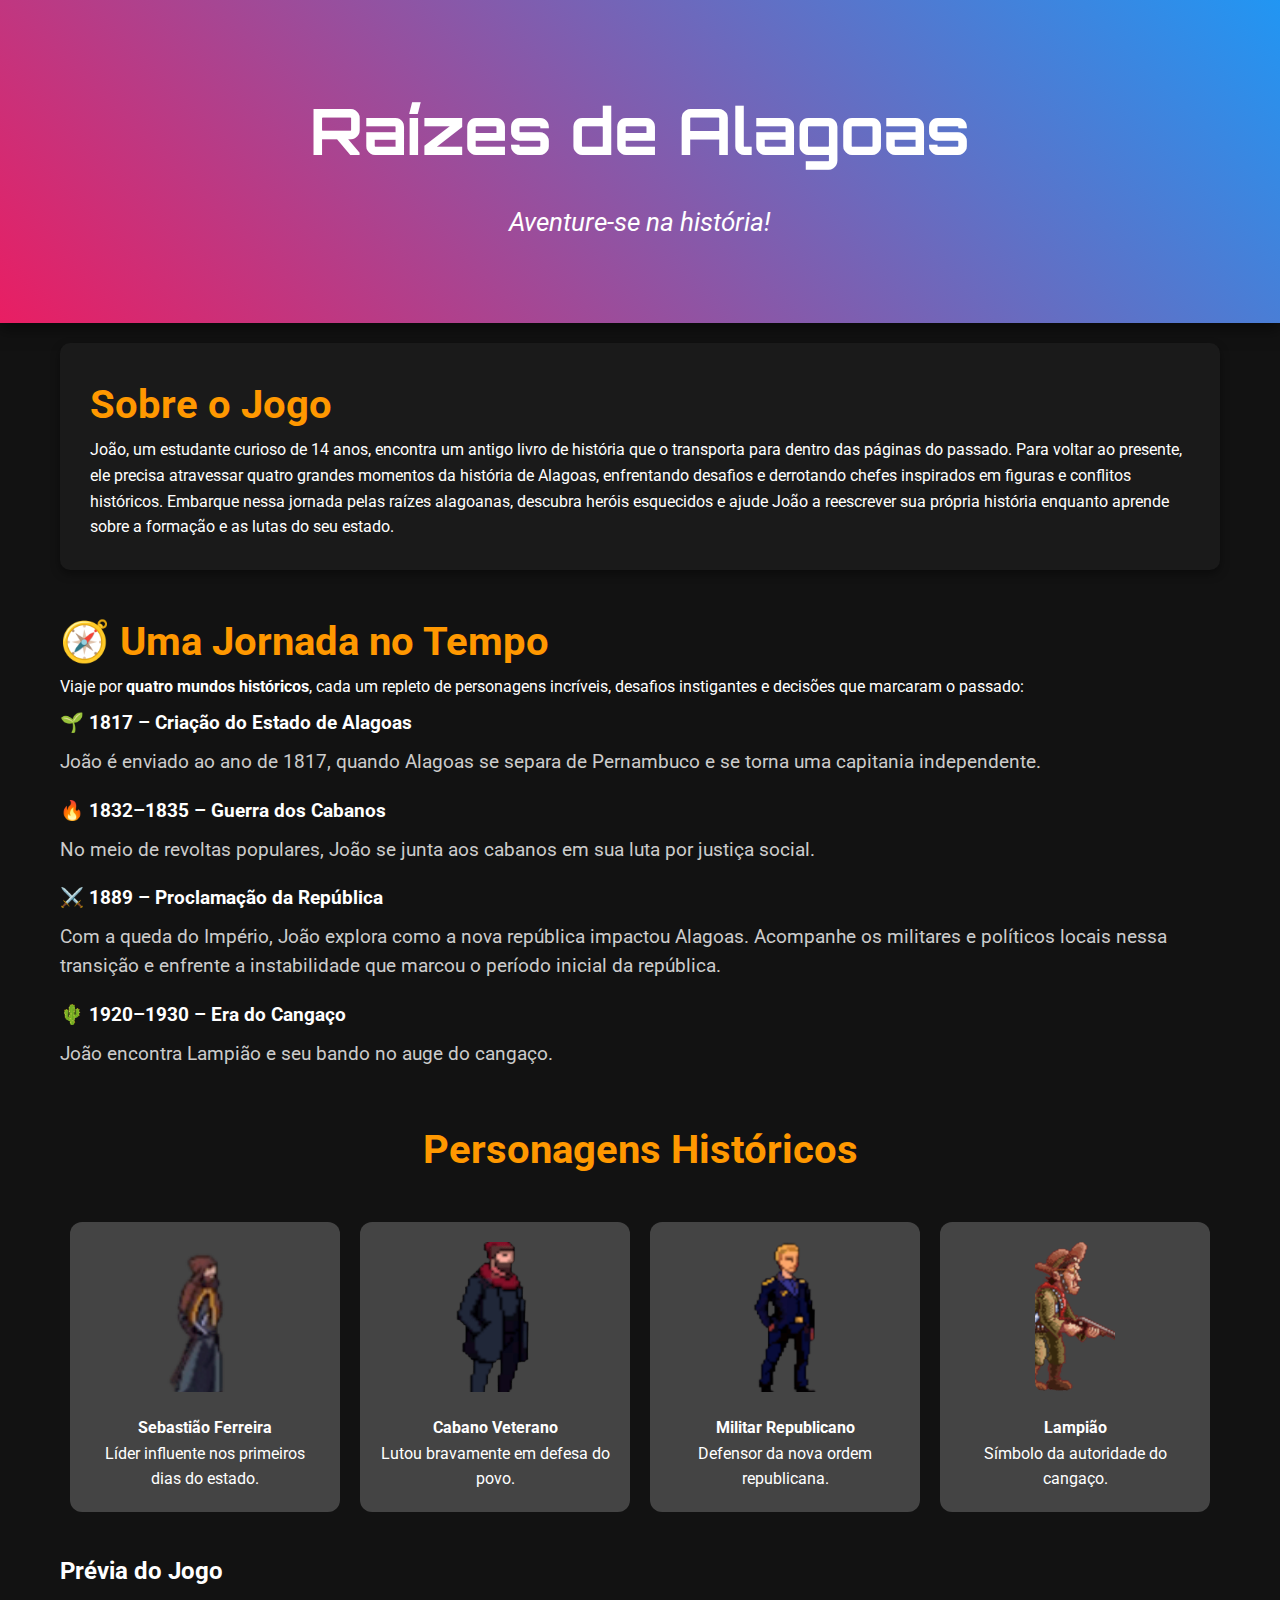
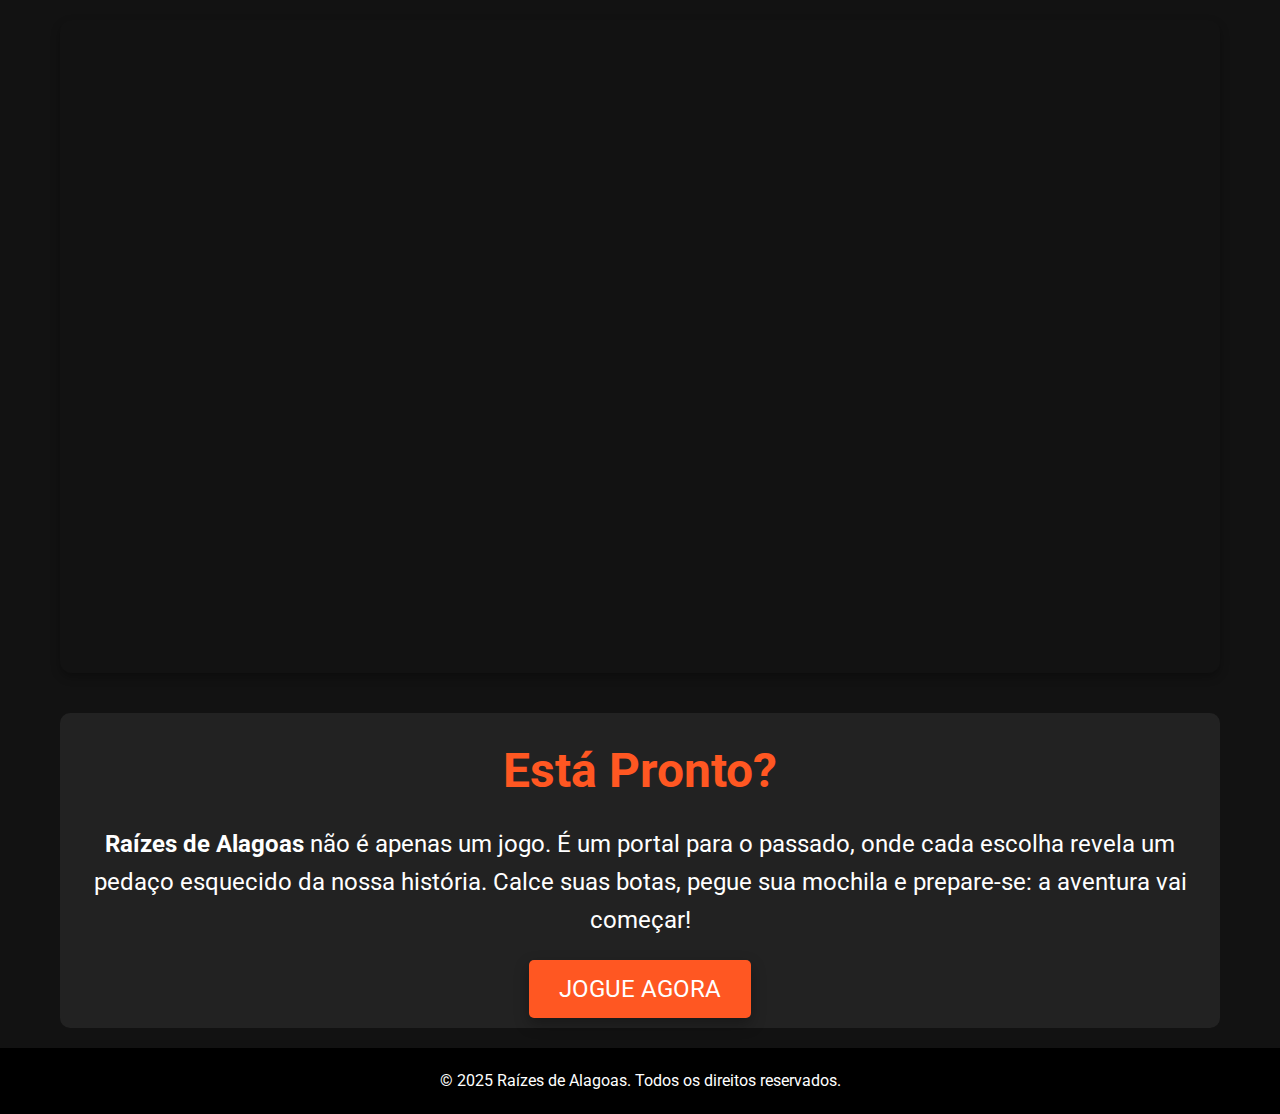
<file: index.html>
<!DOCTYPE html>
<html lang="pt-br">
<head>
    <meta charset="UTF-8">
    <meta name="viewport" content="width=device-width, initial-scale=1.0">
    <link href="https://fonts.googleapis.com/css2?family=Orbitron:wght@700&family=Roboto:wght@400;500&display=swap" rel="stylesheet">
    <link rel="icon" href="/img/coqueiro.png" type="image/x-icon">
    <link rel="stylesheet" href="./css/style1.css">
    <title>Raízes de Alagoas - Presskit</title>
</head>
<body>
    <header>
        <div class="logo">
            <h1>Raízes de Alagoas</h1>
            <p>Aventure-se na história!</p>
        </div>
    </header>

    <main>
        <section class="intro">
            <h2>Sobre o Jogo</h2>
            <p>
                João, um estudante curioso de 14 anos, encontra um antigo livro de história que o transporta para dentro das páginas do passado. Para voltar ao presente, ele precisa atravessar quatro grandes momentos da história de Alagoas, enfrentando desafios e derrotando chefes inspirados em figuras e conflitos históricos. Embarque nessa jornada pelas raízes alagoanas, descubra heróis esquecidos e ajude João a reescrever sua própria história enquanto aprende sobre a formação e as lutas do seu estado.
            </p>
        </section>

        <section class="jornada">
            <h2>🧭 Uma Jornada no Tempo</h2>
            <p>Viaje por <strong>quatro mundos históricos</strong>, cada um repleto de personagens incríveis, desafios instigantes e decisões que marcaram o passado:</p>
            <ul>
                <li>
                    <strong>🌱 1817 – Criação do Estado de Alagoas</strong>
                    <p>João é enviado ao ano de 1817, quando Alagoas se separa de Pernambuco e se torna uma capitania independente.</p>
                </li>    
                <li>
                    <strong>🔥 1832–1835 – Guerra dos Cabanos</strong>
                    <p>No meio de revoltas populares, João se junta aos cabanos em sua luta por justiça social.</p>
                </li>
                <li>
                    <strong>⚔️ 1889 – Proclamação da República</strong>
                    <p>Com a queda do Império, João explora como a nova república impactou Alagoas. Acompanhe os militares e políticos locais nessa transição e enfrente a instabilidade que marcou o período inicial da república.</p>
                </li>
                <li>
                    <strong>🌵 1920–1930 – Era do Cangaço</strong>
                    <p>João encontra Lampião e seu bando no auge do cangaço.</p>
                </li>
            </ul>
        </section>

        <section class="personagens">
            <h2>Personagens Históricos</h2>
            <div class="personagem">
                <img src="./img/sebastiao.png" alt="Sebastião Ferreira">
                <p><strong>Sebastião Ferreira</strong><br>Líder influente nos primeiros dias do estado.</p>
            </div>
            <div class="personagem">
                <img src="./img/cabano.png" alt="Cabano Veterano">
                <p><strong>Cabano Veterano</strong><br>Lutou bravamente em defesa do povo.</p>
            </div>
            <div class="personagem">
                <img src="./img/militar.png" alt="Militar Republicano">
                <p><strong>Militar Republicano</strong><br>Defensor da nova ordem republicana.</p>
            </div>
            <div class="personagem">
                <img src="./img/lampiao.png" alt="Lampião">
                <p><strong>Lampião</strong><br>Símbolo da autoridade do cangaço.</p>
            </div>
        </section>

        <section class="trailer">
            <h2>Prévia do Jogo</h2>
            <div class="trailer-container">
                <iframe width="560" height="315" src="https://www.youtube.com/embed/GJcC4j5eu4Y?si=pquIfNXFu8y-w0gK" title="YouTube video player" frameborder="0" allow="accelerometer; autoplay; clipboard-write; encrypted-media; gyroscope; picture-in-picture; web-share" referrerpolicy="strict-origin-when-cross-origin" allowfullscreen></iframe>
            </div>
        </section>

        <section class="chamada">
            <h2>Está Pronto?</h2>
            <p>
                <strong>Raízes de Alagoas</strong> não é apenas um jogo. É um portal para o passado, onde cada escolha revela um pedaço esquecido da nossa história.
                Calce suas botas, pegue sua mochila e prepare-se: a aventura vai começar!
            </p>
            <a href="#" class="btn-comprar">Jogue Agora</a>
        </section>
    </main>

    <footer>
        <p>© 2025 Raízes de Alagoas. Todos os direitos reservados.</p>
    </footer>
</body>
</html>
</file>
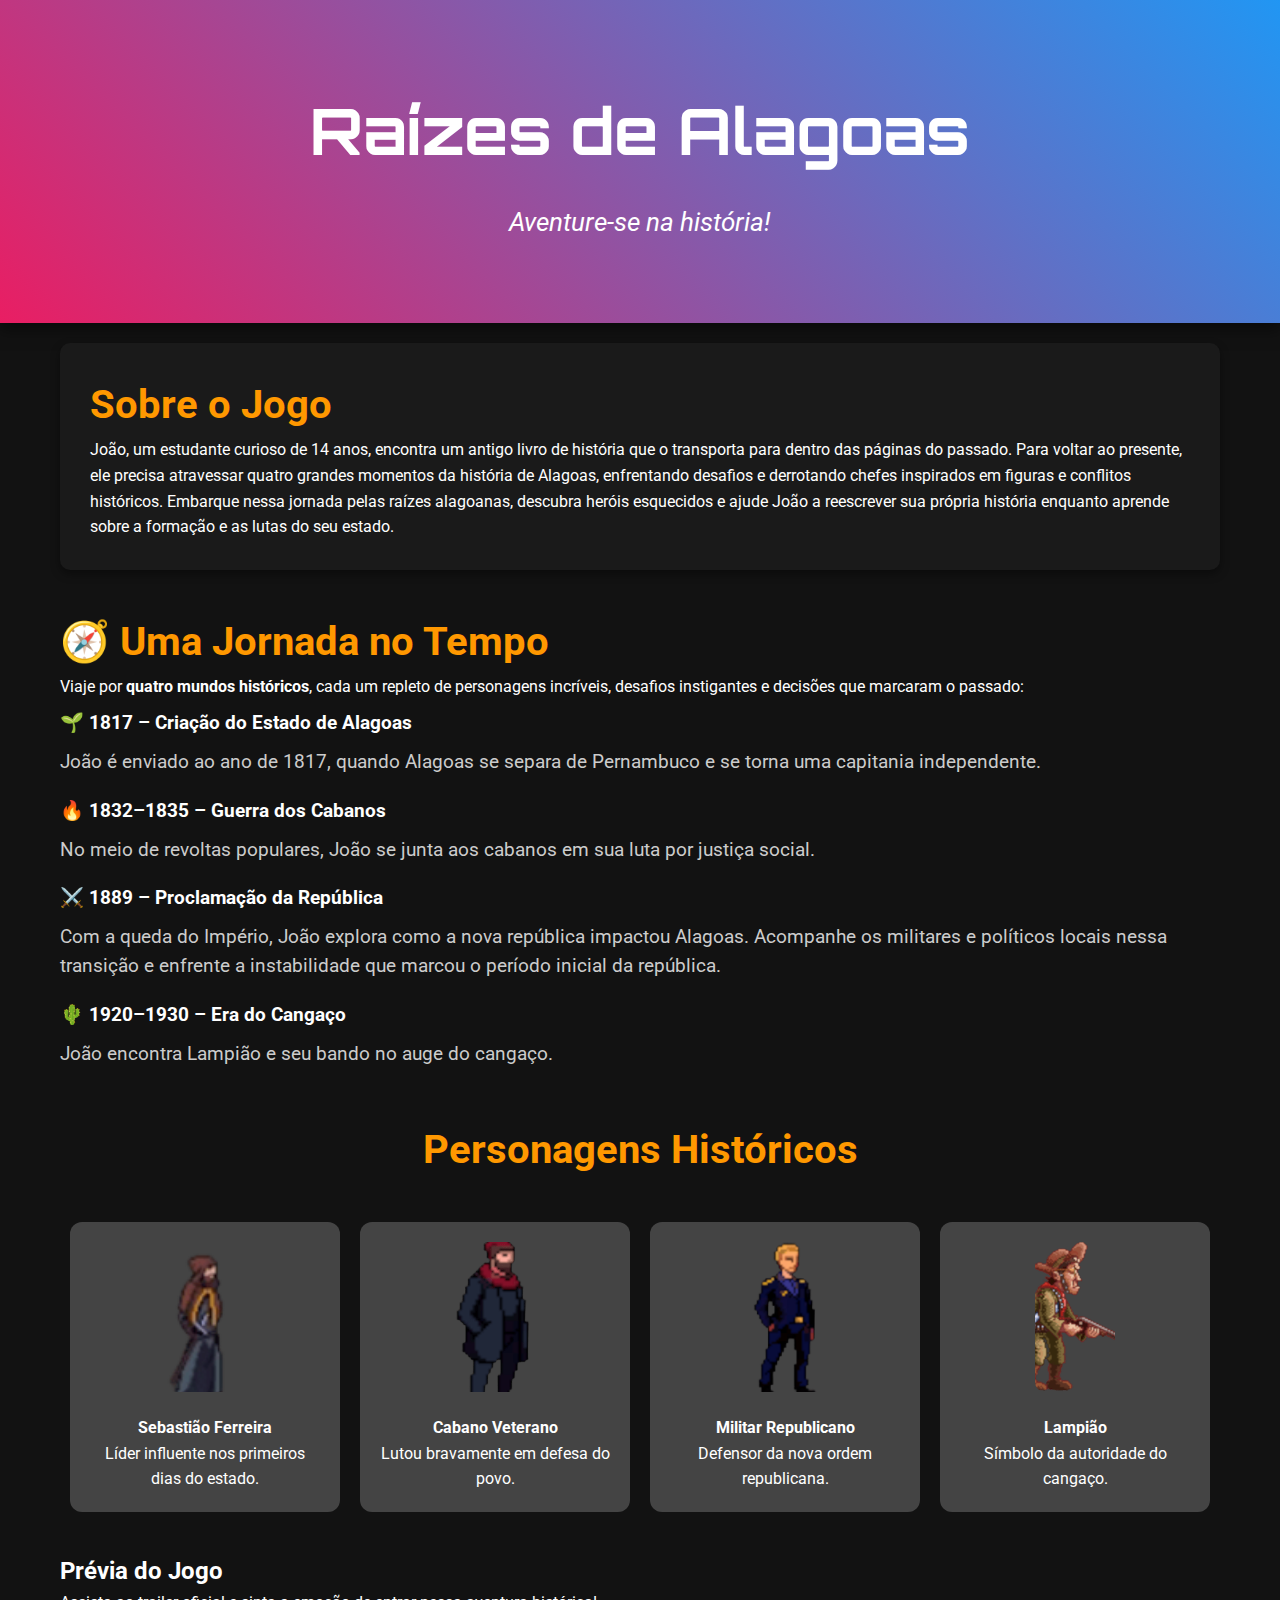
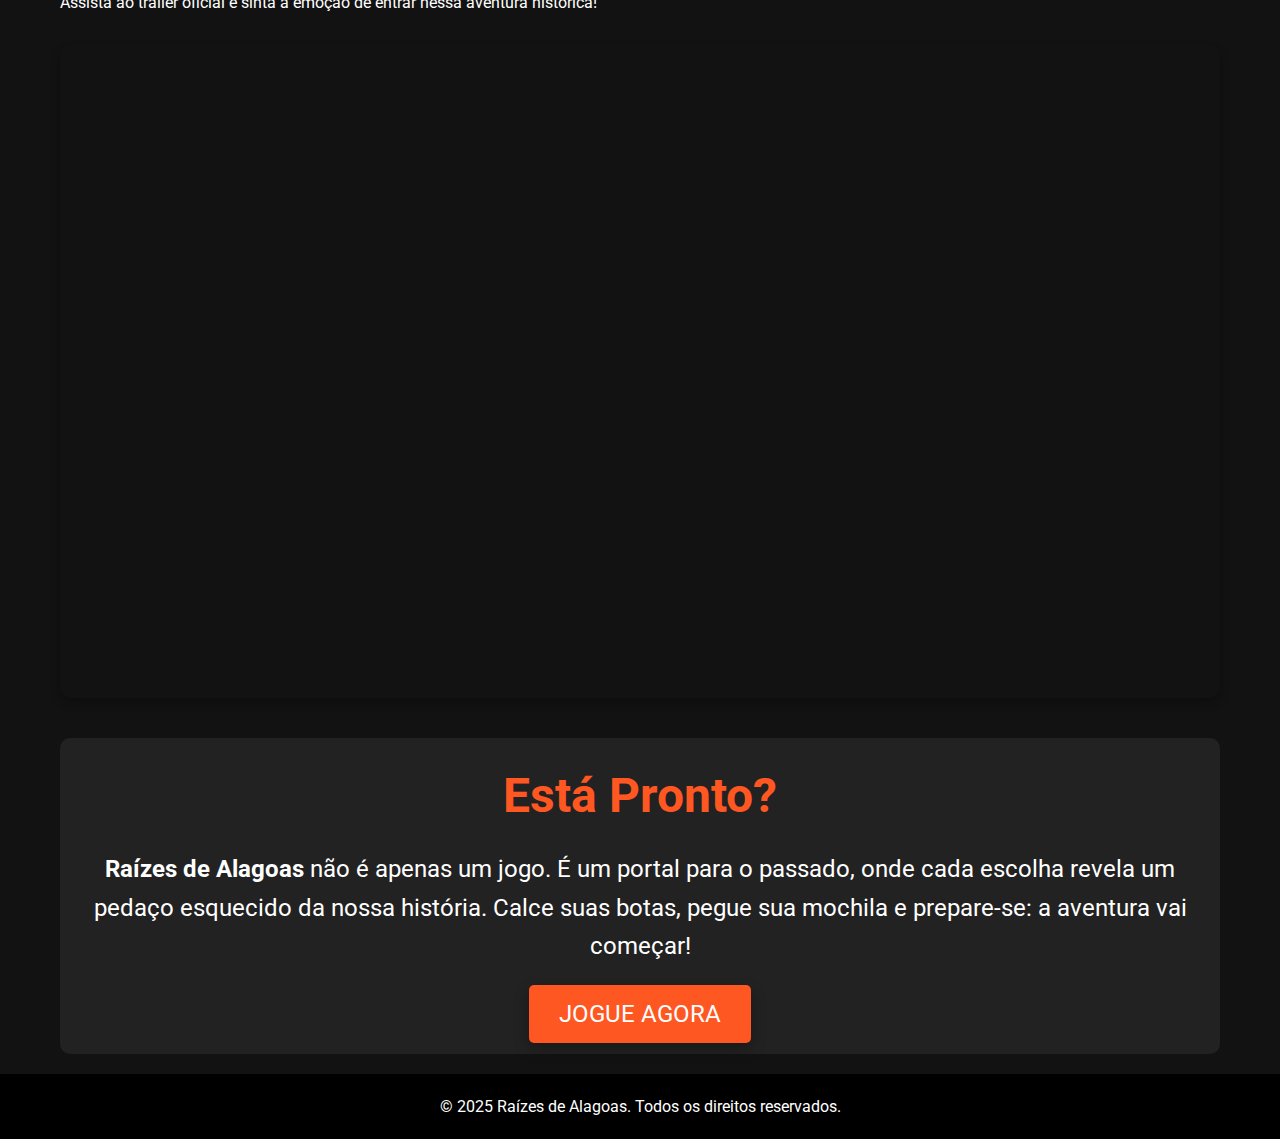
<file: main.html>
<!DOCTYPE html>
<html lang="pt-br">
<head>
    <meta charset="UTF-8">
    <meta name="viewport" content="width=device-width, initial-scale=1.0">
    <link href="https://fonts.googleapis.com/css2?family=Orbitron:wght@700&family=Roboto:wght@400;500&display=swap" rel="stylesheet">
    <link rel="icon" href="/img/coqueiro.png" type="image/x-icon">
    <link rel="stylesheet" href="./css/style1.css">
    <title>Raízes de Alagoas - Presskit</title>
</head>
<body>
    <header>
        <div class="logo">
            <h1>Raízes de Alagoas</h1>
            <p>Aventure-se na história!</p>
        </div>
    </header>

    <main>
        <section class="intro">
            <h2>Sobre o Jogo</h2>
            <p>
                João, um estudante curioso de 14 anos, encontra um antigo livro de história que o transporta para dentro das páginas do passado. Para voltar ao presente, ele precisa atravessar quatro grandes momentos da história de Alagoas, enfrentando desafios e derrotando chefes inspirados em figuras e conflitos históricos. Embarque nessa jornada pelas raízes alagoanas, descubra heróis esquecidos e ajude João a reescrever sua própria história enquanto aprende sobre a formação e as lutas do seu estado.
            </p>
        </section>

        <section class="jornada">
            <h2>🧭 Uma Jornada no Tempo</h2>
            <p>Viaje por <strong>quatro mundos históricos</strong>, cada um repleto de personagens incríveis, desafios instigantes e decisões que marcaram o passado:</p>
            <ul>
                <li>
                    <strong>🌱 1817 – Criação do Estado de Alagoas</strong>
                    <p>João é enviado ao ano de 1817, quando Alagoas se separa de Pernambuco e se torna uma capitania independente.</p>
                </li>    
                <li>
                    <strong>🔥 1832–1835 – Guerra dos Cabanos</strong>
                    <p>No meio de revoltas populares, João se junta aos cabanos em sua luta por justiça social.</p>
                </li>
                <li>
                    <strong>⚔️ 1889 – Proclamação da República</strong>
                    <p>Com a queda do Império, João explora como a nova república impactou Alagoas. Acompanhe os militares e políticos locais nessa transição e enfrente a instabilidade que marcou o período inicial da república.</p>
                </li>
                <li>
                    <strong>🌵 1920–1930 – Era do Cangaço</strong>
                    <p>João encontra Lampião e seu bando no auge do cangaço.</p>
                </li>
            </ul>
        </section>

        <section class="personagens">
            <h2>Personagens Históricos</h2>
            <div class="personagem">
                <img src="./img/sebastiao.png" alt="Sebastião Ferreira">
                <p><strong>Sebastião Ferreira</strong><br>Líder influente nos primeiros dias do estado.</p>
            </div>
            <div class="personagem">
                <img src="./img/cabano.png" alt="Cabano Veterano">
                <p><strong>Cabano Veterano</strong><br>Lutou bravamente em defesa do povo.</p>
            </div>
            <div class="personagem">
                <img src="./img/militar.png" alt="Militar Republicano">
                <p><strong>Militar Republicano</strong><br>Defensor da nova ordem republicana.</p>
            </div>
            <div class="personagem">
                <img src="./img/lampiao.png" alt="Lampião">
                <p><strong>Lampião</strong><br>Símbolo da autoridade do cangaço.</p>
            </div>
        </section>

        <section class="trailer">
            <h2>Prévia do Jogo</h2>
            <p>Assista ao trailer oficial e sinta a emoção de entrar nessa aventura histórica!</p>
            <div class="trailer-container">
                <iframe width="560" height="315" src="https://www.youtube.com/embed/GJcC4j5eu4Y?si=pquIfNXFu8y-w0gK" title="YouTube video player" frameborder="0" allow="accelerometer; autoplay; clipboard-write; encrypted-media; gyroscope; picture-in-picture; web-share" referrerpolicy="strict-origin-when-cross-origin" allowfullscreen></iframe>
            </div>
        </section>

        <section class="chamada">
            <h2>Está Pronto?</h2>
            <p>
                <strong>Raízes de Alagoas</strong> não é apenas um jogo. É um portal para o passado, onde cada escolha revela um pedaço esquecido da nossa história.
                Calce suas botas, pegue sua mochila e prepare-se: a aventura vai começar!
            </p>
            <a href="#" class="btn-comprar">Jogue Agora</a>
        </section>
    </main>

    <footer>
        <p>© 2025 Raízes de Alagoas. Todos os direitos reservados.</p>
    </footer>
</body>
</html>
</file>
<file: css/style1.css>
* {
    margin: 0;
    padding: 0;
    box-sizing: border-box;
}

html, body {
    font-family: 'Roboto', sans-serif;
    background: #121212;
    color: #fff;
    line-height: 1.6;
    margin: 0;
}

header {
    background: linear-gradient(45deg, #e91e63, #2196f3);
    color: white;
    padding: 80px 20px;
    text-align: center;
    box-shadow: 0 6px 15px rgba(0, 0, 0, 0.5);
}

header h1 {
    font-size: 4em;
    margin-bottom: 20px;
    font-family: 'Orbitron', sans-serif;
}

header p {
    font-size: 1.6em;
    font-style: italic;
}

main {
    max-width: 1200px;
    margin: 0 auto;
    padding: 20px;
}

.intro {
    margin-bottom: 40px;
    background-color: #1a1a1a;
    border-radius: 10px;
    padding: 30px;
    box-shadow: 0 4px 10px rgba(0, 0, 0, 0.4);
}

.intro h2 {
    font-size: 2.5em;
    color: #ff9800;
}

.jornada {
    margin-bottom: 40px;
}

.jornada h2 {
    font-size: 2.5em;
    color: #ff9800;
}

.jornada ul {
    list-style-type: none;
    padding: 0;
}

.jornada li {
    font-size: 1.2em; 
    padding: 10px 0;
    line-height: 1.5;
}


.jornada li p {
    font-size: 1em;
    color: #ccc;
    margin-top: 10px;
}

.personagens {
    display: flex;
    flex-wrap: wrap;
    justify-content: center;
    gap: 20px;
    margin-bottom: 40px;
}

.personagens h2 {
    width: 100%;
    text-align: center;
    font-size: 2.5em;
    color: #ff9800;
    margin-bottom: 20px;
}

.personagem {
    width: calc(25% - 20px);
    text-align: center;
    background: #444;
    border-radius: 12px;
    padding: 20px;
    transition: transform 0.3s ease-in-out;
}

.personagem:hover {
    transform: scale(1.1);
}

.personagem img {
    width: 80px;
    height: 150px;
    border-radius: 10px;
    object-fit: cover;
    margin-bottom: 15px;
}

.trailer-container {
    position: relative;
    width: 100%;
    padding-bottom: 56.25%;
    height: 0;
    overflow: hidden;
    border-radius: 12px;
    box-shadow: 0 4px 10px rgba(0, 0, 0, 0.3);
    margin-top: 30px;
}

.trailer-container iframe {
    position: absolute;
    top: 0;
    left: 0;
    width: 100%;
    height: 100%;
}

.chamada {
    text-align: center;
    margin-top: 40px;
    padding: 20px;
    background: #222;
    border-radius: 10px;
}

.chamada h2 {
    font-size: 3em;
    color: #ff5722;
    margin-bottom: 15px;
}

.chamada p {
    font-size: 1.5em;
    margin-bottom: 30px;
}

.btn-comprar {
    background: #ff5722;
    color: white;
    padding: 15px 30px;
    border-radius: 5px;
    font-size: 1.5em;
    text-decoration: none;
    text-transform: uppercase;
    box-shadow: 0 6px 15px rgba(0, 0, 0, 0.3);
    transition: background-color 0.3s ease-in-out;
}

.btn-comprar:hover {
    background-color: #e64a19;
}

footer {
    background: #000;
    padding: 20px;
    text-align: center;
    color: #fff;
}

@media (max-width: 768px) {
    .personagem {
        width: 45%;
    }
}

@media (max-width: 480px) {
    header h1 {
        font-size: 2.5em;
    }

    .personagem {
        width: 90%;
    }

    .chamada h2 {
        font-size: 2.5em;
    }
}
</file>
